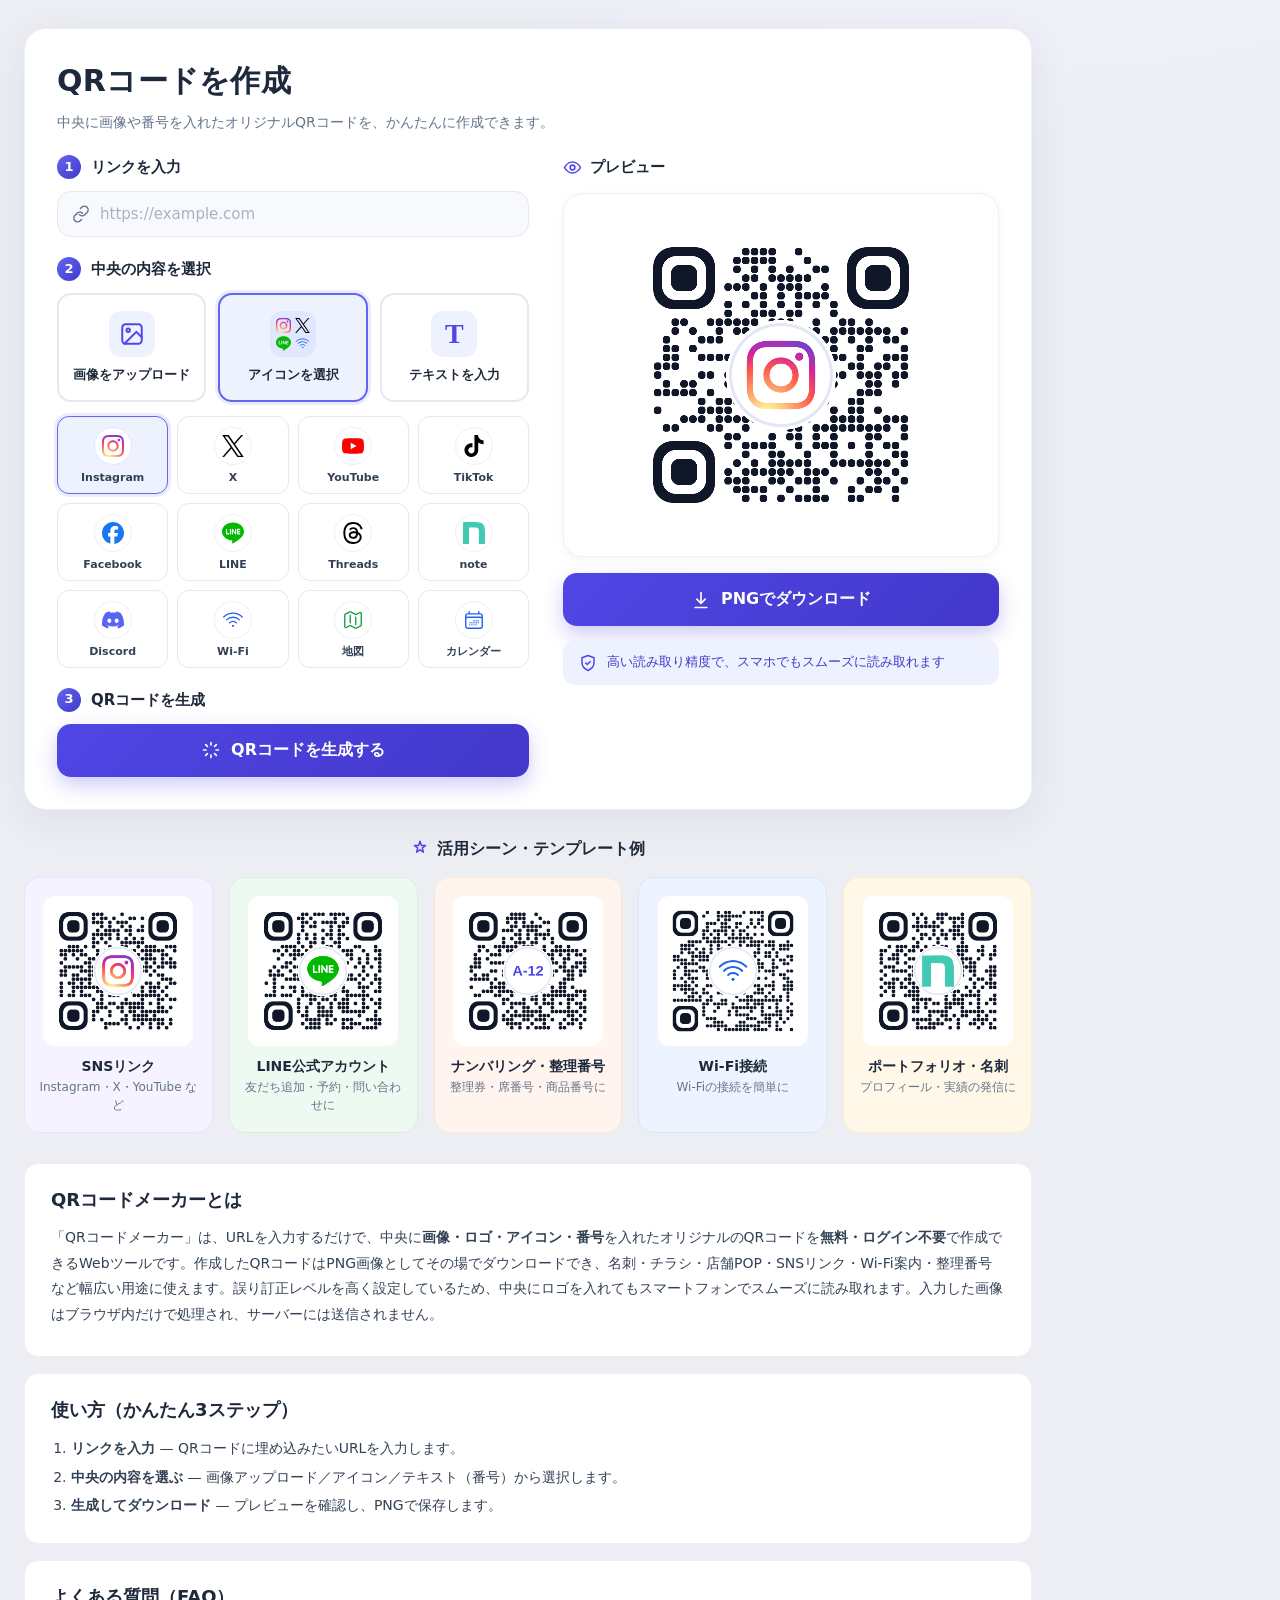
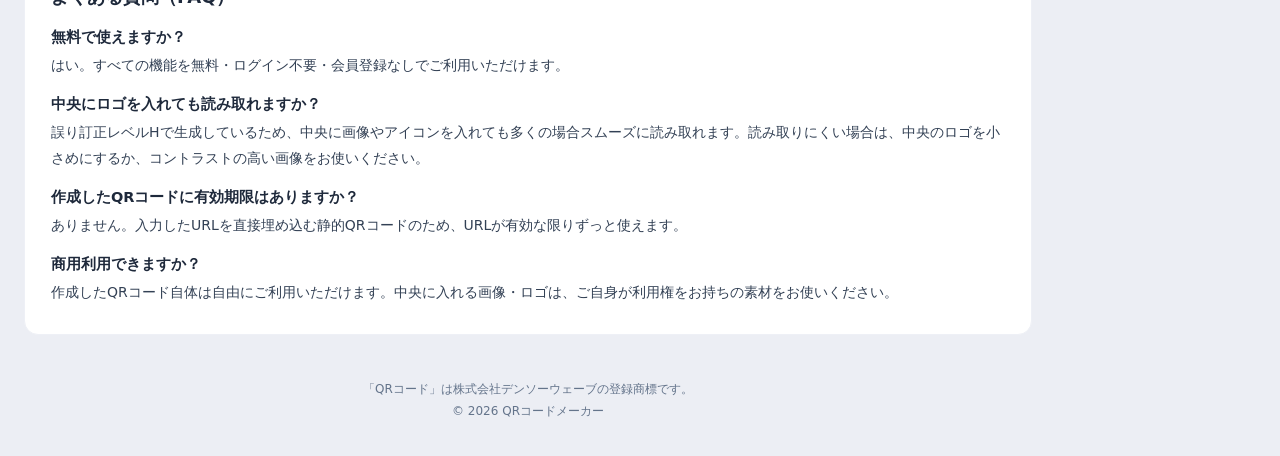
<file: index.html>
<!DOCTYPE html>
<html lang="ja">
<head>
  <meta charset="UTF-8" />
  <meta name="viewport" content="width=device-width, initial-scale=1.0" />
  <title>ロゴ・画像入りQRコードを無料作成｜QRコードメーカー</title>
  <meta name="description" content="URLを入力するだけで、中央に画像・ロゴ・アイコン・番号を入れたオリジナルQRコードを無料・ログイン不要で作成し、PNGでダウンロードできます。名刺・チラシ・店舗・SNSリンクに。" />
  <meta name="keywords" content="QRコード,QRコード作成,QRコード 無料,ロゴ入りQRコード,QRコードメーカー,オリジナルQRコード,QRコード ダウンロード" />
  <link rel="canonical" href="https://qr-code-yt7u.vercel.app/" />
  <meta name="robots" content="index, follow" />
  <meta name="google-site-verification" content="gmtRTmY9N5c8VL6JymwGMxw7liAJE2IL8HbMaS1i1Xs" />
  <meta name="theme-color" content="#4f46e5" />

  <!-- 検索結果・SNS共有時の表示（OGP / Twitter Card）。公開URL: https://qr-code-yt7u.vercel.app/ -->
  <meta property="og:type" content="website" />
  <meta property="og:locale" content="ja_JP" />
  <meta property="og:site_name" content="QRコードメーカー" />
  <meta property="og:title" content="QRコードを作成 | オリジナルQRメーカー" />
  <meta property="og:description" content="中央に画像・アイコン・番号を入れたオリジナルQRコードを、ログイン不要でかんたんに作成・PNGダウンロードできます。" />
  <meta property="og:url" content="https://qr-code-yt7u.vercel.app/" />
  <meta property="og:image" content="https://qr-code-yt7u.vercel.app/ogp.png" />
  <meta property="og:image:width" content="1200" />
  <meta property="og:image:height" content="630" />
  <meta name="twitter:card" content="summary_large_image" />
  <meta name="twitter:title" content="QRコードを作成 | オリジナルQRメーカー" />
  <meta name="twitter:description" content="中央に画像・アイコン・番号を入れたオリジナルQRコードを、ログイン不要でかんたん作成。" />
  <meta name="twitter:image" content="https://qr-code-yt7u.vercel.app/ogp.png" />

  <link rel="icon" href="data:image/svg+xml,%3Csvg xmlns='http://www.w3.org/2000/svg' viewBox='0 0 24 24'%3E%3Crect width='24' height='24' rx='5' fill='%234f46e5'/%3E%3Cg fill='white'%3E%3Crect x='5' y='5' width='5' height='5' rx='1.5'/%3E%3Crect x='14' y='5' width='5' height='5' rx='1.5'/%3E%3Crect x='5' y='14' width='5' height='5' rx='1.5'/%3E%3Crect x='14' y='14' width='2' height='2'/%3E%3Crect x='17' y='17' width='2' height='2'/%3E%3C/g%3E%3C/svg%3E" />
  <link rel="stylesheet" href="styles.css" />

  <!-- 構造化データ（検索エンジン向け） -->
  <script type="application/ld+json">
  {
    "@context": "https://schema.org",
    "@type": "WebApplication",
    "name": "QRコードメーカー",
    "url": "https://qr-code-yt7u.vercel.app/",
    "description": "URLを入力するだけで、中央に画像・ロゴ・アイコン・番号を入れたオリジナルQRコードを無料・ログイン不要で作成し、PNGでダウンロードできるWebツール。",
    "applicationCategory": "UtilityApplication",
    "operatingSystem": "Web",
    "inLanguage": "ja",
    "offers": { "@type": "Offer", "price": "0", "priceCurrency": "JPY" }
  }
  </script>
  <script type="application/ld+json">
  {
    "@context": "https://schema.org",
    "@type": "FAQPage",
    "mainEntity": [
      { "@type": "Question", "name": "無料で使えますか？", "acceptedAnswer": { "@type": "Answer", "text": "はい。すべての機能を無料・ログイン不要・会員登録なしで利用できます。" } },
      { "@type": "Question", "name": "中央にロゴを入れても読み取れますか？", "acceptedAnswer": { "@type": "Answer", "text": "誤り訂正レベルHで生成しているため、中央に画像やアイコンを入れても多くの場合スムーズに読み取れます。" } },
      { "@type": "Question", "name": "作成したQRコードに有効期限はありますか？", "acceptedAnswer": { "@type": "Answer", "text": "ありません。入力したURLを直接埋め込む静的QRコードのため、URLが有効な限り使えます。" } },
      { "@type": "Question", "name": "商用利用できますか？", "acceptedAnswer": { "@type": "Answer", "text": "作成したQRコード自体は自由に利用できます。中央に入れる画像・ロゴは利用権をお持ちの素材をお使いください。" } }
    ]
  }
  </script>
</head>
<body>
  <div class="page">
    <!-- ===== メインコンテンツ ===== -->
    <main class="content">
      <div class="app-card">
        <!-- ヘッダー -->
        <header class="app-header">
          <h1>QRコードを作成</h1>
          <p>中央に画像や番号を入れたオリジナルQRコードを、かんたんに作成できます。</p>
        </header>

        <div class="grid">
          <!-- ===== 左：入力エリア ===== -->
          <section class="col-left">
            <!-- STEP 1 -->
            <div class="step">
              <div class="step-head">
                <span class="step-num">1</span>
                <span class="step-title">リンクを入力</span>
              </div>
              <div class="field">
                <svg class="field-icon" viewBox="0 0 24 24" fill="none" stroke="currentColor" stroke-width="2" stroke-linecap="round" stroke-linejoin="round">
                  <path d="M10 13a5 5 0 0 0 7.07 0l3-3a5 5 0 0 0-7.07-7.07l-1.72 1.71" />
                  <path d="M14 11a5 5 0 0 0-7.07 0l-3 3a5 5 0 0 0 7.07 7.07l1.71-1.71" />
                </svg>
                <input id="urlInput" type="text" inputmode="url" autocomplete="off" placeholder="https://example.com" />
              </div>
            </div>

            <!-- STEP 2 -->
            <div class="step">
              <div class="step-head">
                <span class="step-num">2</span>
                <span class="step-title">中央の内容を選択</span>
              </div>

              <!-- モード選択カード -->
              <div class="mode-cards" role="tablist">
                <button class="mode-card" data-mode="image" role="tab" aria-selected="false">
                  <span class="mode-glyph">
                    <svg viewBox="0 0 24 24" fill="none" stroke="currentColor" stroke-width="1.8" stroke-linecap="round" stroke-linejoin="round">
                      <rect x="3" y="3" width="18" height="18" rx="3" />
                      <circle cx="8.5" cy="8.5" r="1.6" />
                      <path d="m21 15-5-5L5 21" />
                    </svg>
                  </span>
                  <span class="mode-label">画像をアップロード</span>
                </button>

                <button class="mode-card" data-mode="icon" role="tab" aria-selected="true">
                  <span class="mode-glyph mode-glyph--multi">
                    <img src="icons/instagram.svg" alt="" />
                    <img src="icons/x.svg" alt="" />
                    <img src="icons/line.svg" alt="" />
                    <img src="icons/wifi.svg" alt="" />
                  </span>
                  <span class="mode-label">アイコンを選択</span>
                </button>

                <button class="mode-card" data-mode="text" role="tab" aria-selected="false">
                  <span class="mode-glyph mode-glyph--text">T</span>
                  <span class="mode-label">テキストを入力</span>
                </button>
              </div>

              <!-- 入力パネル（モードで切り替え） -->
              <div class="panels">
                <!-- 画像アップロード -->
                <div class="panel" id="panel-image" hidden>
                  <div class="dropzone" id="dropzone">
                    <input id="fileInput" type="file" accept="image/*" hidden />
                    <div class="dz-default" id="dzDefault" role="button" tabindex="0" aria-label="画像を追加">
                      <svg class="dz-cloud" viewBox="0 0 24 24" fill="none" stroke="currentColor" stroke-width="1.7" stroke-linecap="round" stroke-linejoin="round">
                        <path d="M12 13V3" /><path d="m8 7 4-4 4 4" />
                        <path d="M20 16.5A4.5 4.5 0 0 0 17 8.2 6 6 0 0 0 5.2 10 4 4 0 0 0 6 18h11" />
                      </svg>
                      <p class="dz-title">画像をドラッグ＆ドロップ</p>
                      <p class="dz-sub">または <span>ここをクリックして選択</span></p>
                    </div>
                    <div class="dz-preview" hidden>
                      <img id="dzThumb" class="dz-thumb" alt="アップロード画像" />
                      <div class="img-adjust" id="imgAdjust">
                        <label class="adj-row"><span>横位置</span><input type="range" id="focusX" min="0" max="1" step="0.01" value="0.5" /></label>
                        <label class="adj-row"><span>縦位置</span><input type="range" id="focusY" min="0" max="1" step="0.01" value="0.5" /></label>
                        <label class="adj-row"><span>ズーム</span><input type="range" id="zoom" min="1" max="3" step="0.01" value="1" /></label>
                      </div>
                      <div class="dz-actions">
                        <button type="button" class="dz-btn" id="dzChange">画像を追加</button>
                        <button type="button" class="dz-btn dz-btn--ghost" id="dzDelete">削除</button>
                      </div>
                    </div>
                  </div>
                </div>

                <!-- アイコン選択 -->
                <div class="panel" id="panel-icon">
                  <div class="icon-grid" id="iconGrid"><!-- JSで生成 --></div>
                </div>

                <!-- テキスト入力 -->
                <div class="panel" id="panel-text" hidden>
                  <div class="field">
                    <input id="textInput" type="text" maxlength="4" autocomplete="off" placeholder="例：01 / A-12 / 受付" />
                  </div>
                  <p class="hint">最大4文字まで。整理番号・席番号・イニシャルなどに。</p>
                </div>
              </div>
            </div>

            <!-- STEP 3 -->
            <div class="step">
              <div class="step-head">
                <span class="step-num">3</span>
                <span class="step-title">QRコードを生成</span>
              </div>
              <button class="btn btn-primary btn-generate" id="generateBtn">
                <svg viewBox="0 0 24 24" fill="none" stroke="currentColor" stroke-width="2" stroke-linecap="round" stroke-linejoin="round">
                  <path d="M12 3v3M12 18v3M3 12h3M18 12h3M5.6 5.6l2.1 2.1M16.3 16.3l2.1 2.1M18.4 5.6l-2.1 2.1M7.7 16.3l-2.1 2.1" />
                </svg>
                QRコードを生成する
              </button>
            </div>
          </section>

          <!-- ===== 右：プレビュー ===== -->
          <section class="col-right">
            <div class="preview-head">
              <svg viewBox="0 0 24 24" fill="none" stroke="currentColor" stroke-width="2" stroke-linecap="round" stroke-linejoin="round">
                <path d="M2 12s3.5-7 10-7 10 7 10 7-3.5 7-10 7-10-7-10-7Z" /><circle cx="12" cy="12" r="3" />
              </svg>
              <span>プレビュー</span>
            </div>

            <div class="qr-stage">
              <canvas id="qrCanvas" width="1024" height="1024" aria-label="生成されたQRコード"></canvas>
              <p class="qr-error" id="qrError" hidden>QRライブラリの読み込みに失敗しました。<br>インターネット接続をご確認ください。</p>
            </div>

            <button class="btn btn-primary btn-download" id="downloadBtn">
              <svg viewBox="0 0 24 24" fill="none" stroke="currentColor" stroke-width="2" stroke-linecap="round" stroke-linejoin="round">
                <path d="M12 3v12" /><path d="m7 11 5 5 5-5" /><path d="M5 21h14" />
              </svg>
              PNGでダウンロード
            </button>

            <div class="assurance">
              <svg viewBox="0 0 24 24" fill="none" stroke="currentColor" stroke-width="2" stroke-linecap="round" stroke-linejoin="round">
                <path d="M12 22s8-4 8-10V5l-8-3-8 3v7c0 6 8 10 8 10Z" /><path d="m9 12 2 2 4-4" />
              </svg>
              <span>高い読み取り精度で、スマホでもスムーズに読み取れます</span>
            </div>
          </section>
        </div>
      </div>

      <!-- ===== テンプレート例 ===== -->
      <section class="templates">
        <h2 class="templates-title">
          <svg viewBox="0 0 24 24" fill="none" stroke="currentColor" stroke-width="2" stroke-linecap="round" stroke-linejoin="round">
            <path d="M12 3 13.9 8.6 19.5 8.6 15 12.1 16.6 17.6 12 14.4 7.4 17.6 9 12.1 4.5 8.6 10.1 8.6Z" />
          </svg>
          活用シーン・テンプレート例
        </h2>
        <div class="template-row" id="templateRow"><!-- JSで生成 --></div>
      </section>

      <!-- ===== コンテンツ（説明・SEO） ===== -->
      <section class="info">
        <div class="info-card">
          <h2>QRコードメーカーとは</h2>
          <p>「QRコードメーカー」は、URLを入力するだけで、中央に<strong>画像・ロゴ・アイコン・番号</strong>を入れたオリジナルのQRコードを<strong>無料・ログイン不要</strong>で作成できるWebツールです。作成したQRコードはPNG画像としてその場でダウンロードでき、名刺・チラシ・店舗POP・SNSリンク・Wi-Fi案内・整理番号など幅広い用途に使えます。誤り訂正レベルを高く設定しているため、中央にロゴを入れてもスマートフォンでスムーズに読み取れます。入力した画像はブラウザ内だけで処理され、サーバーには送信されません。</p>
        </div>
        <div class="info-card">
          <h2>使い方（かんたん3ステップ）</h2>
          <ol class="info-steps">
            <li><strong>リンクを入力</strong> — QRコードに埋め込みたいURLを入力します。</li>
            <li><strong>中央の内容を選ぶ</strong> — 画像アップロード／アイコン／テキスト（番号）から選択します。</li>
            <li><strong>生成してダウンロード</strong> — プレビューを確認し、PNGで保存します。</li>
          </ol>
        </div>
        <div class="info-card">
          <h2>よくある質問（FAQ）</h2>
          <h3>無料で使えますか？</h3>
          <p>はい。すべての機能を無料・ログイン不要・会員登録なしでご利用いただけます。</p>
          <h3>中央にロゴを入れても読み取れますか？</h3>
          <p>誤り訂正レベルHで生成しているため、中央に画像やアイコンを入れても多くの場合スムーズに読み取れます。読み取りにくい場合は、中央のロゴを小さめにするか、コントラストの高い画像をお使いください。</p>
          <h3>作成したQRコードに有効期限はありますか？</h3>
          <p>ありません。入力したURLを直接埋め込む静的QRコードのため、URLが有効な限りずっと使えます。</p>
          <h3>商用利用できますか？</h3>
          <p>作成したQRコード自体は自由にご利用いただけます。中央に入れる画像・ロゴは、ご自身が利用権をお持ちの素材をお使いください。</p>
        </div>
      </section>

      <footer class="site-footer">
        <p>「QRコード」は株式会社デンソーウェーブの登録商標です。</p>
        <p>© 2026 QRコードメーカー</p>
      </footer>
    </main>

    <!-- ===== 右：スペース（将来 Google AdSense を設置予定。現状は空欄） ===== -->
    <aside class="ad-rail" aria-hidden="true"></aside>
  </div>

  <!-- QR生成ライブラリ（qrcode-generator / ローカル同梱・オフライン動作） -->
  <script src="qrcode.js"></script>
  <script src="app.js"></script>
</body>
</html>
</file>
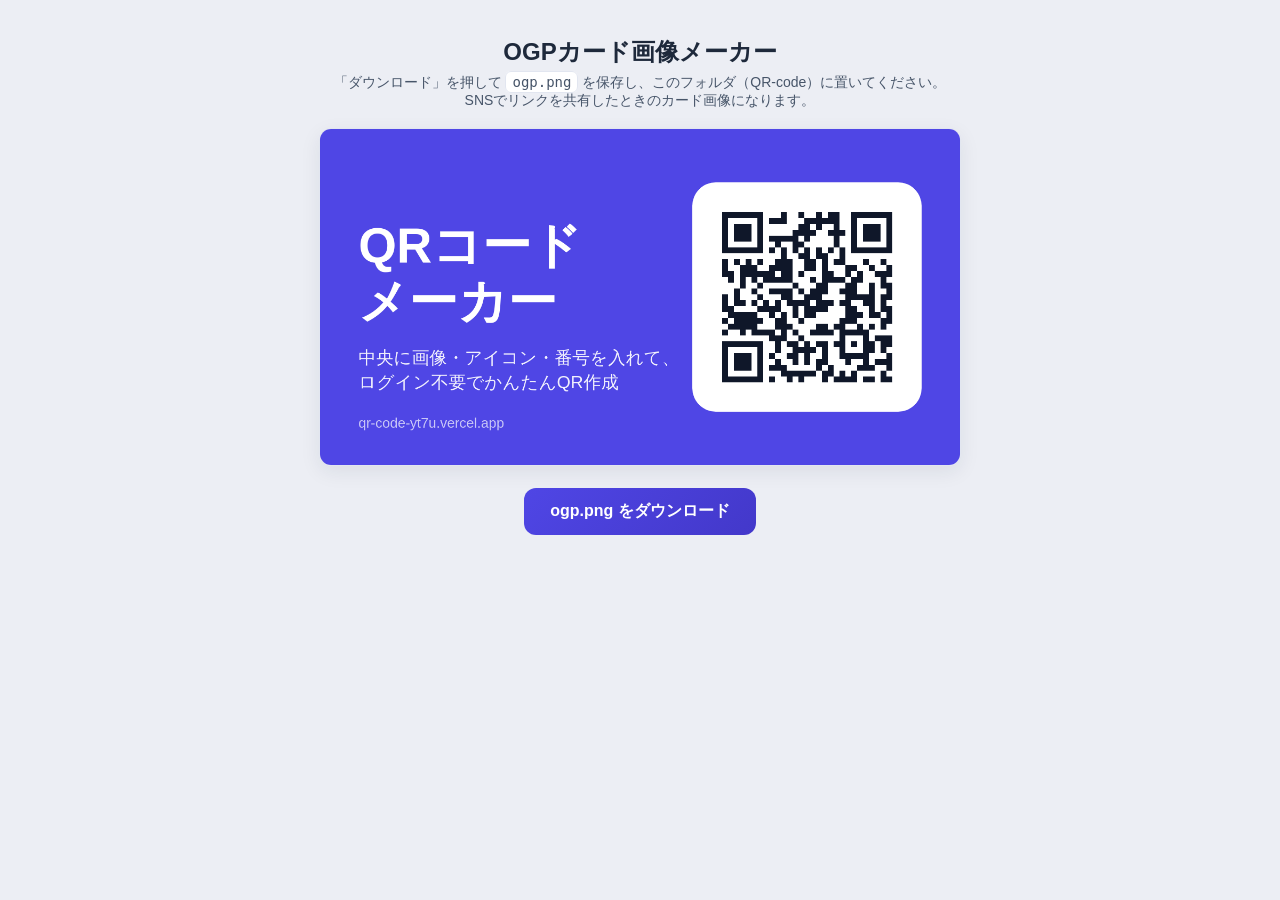
<file: ogp.html>
<!DOCTYPE html>
<html lang="ja">
<head>
  <meta charset="UTF-8" />
  <meta name="viewport" content="width=device-width, initial-scale=1.0" />
  <title>OGP画像メーカー（ogp.png 生成）</title>
  <style>
    body { font-family: "Hiragino Kaku Gothic ProN","Noto Sans JP",sans-serif; text-align: center; padding: 28px 16px; background: #eceef4; color: #1e293b; }
    h2 { margin: 0 0 6px; }
    p { color: #475569; font-size: 14px; margin: 4px 0 18px; }
    canvas { width: 100%; max-width: 640px; height: auto; border: 1px solid #e2e6f0; border-radius: 12px; box-shadow: 0 6px 20px rgba(30,41,59,.08); background:#fff; }
    button { margin-top: 18px; padding: 13px 26px; font-size: 16px; font-weight: 700; font-family: inherit; border: 0; border-radius: 12px; background: linear-gradient(135deg,#4f46e5,#4338ca); color: #fff; cursor: pointer; }
    button:hover { filter: brightness(1.05); }
    code { background:#fff; border:1px solid #e2e6f0; border-radius:6px; padding:2px 6px; }
  </style>
</head>
<body>
  <h2>OGPカード画像メーカー</h2>
  <p>「ダウンロード」を押して <code>ogp.png</code> を保存し、このフォルダ（QR-code）に置いてください。<br>SNSでリンクを共有したときのカード画像になります。</p>
  <canvas id="card" width="1200" height="630"></canvas><br>
  <button id="dl">ogp.png をダウンロード</button>

  <script src="qrcode.js"></script>
  <script>
    var SITE = 'https://qr-code-yt7u.vercel.app/';
    var cv = document.getElementById('card');
    var x = cv.getContext('2d');

    function rr(c, X, Y, w, h, r) {
      c.beginPath();
      c.moveTo(X + r, Y);
      c.arcTo(X + w, Y, X + w, Y + h, r);
      c.arcTo(X + w, Y + h, X, Y + h, r);
      c.arcTo(X, Y + h, X, Y, r);
      c.arcTo(X, Y, X + w, Y, r);
      c.closePath();
    }

    function draw() {
      var W = 1200, H = 630;
      x.fillStyle = '#4f46e5'; x.fillRect(0, 0, W, H);

      // 右：白い角丸パネル＋QR
      var panel = 430, px = W - panel - 72, py = (H - panel) / 2;
      x.fillStyle = '#ffffff'; rr(x, px, py, panel, panel, 44); x.fill();
      if (typeof qrcode !== 'undefined') {
        var qr = qrcode(0, 'M'); qr.addData(SITE, 'Byte'); qr.make();
        var n = qr.getModuleCount(), pad = 46, cell = Math.floor((panel - pad * 2) / n), qs = n * cell;
        var ox = Math.round(px + (panel - qs) / 2), oy = Math.round(py + (panel - qs) / 2);
        x.fillStyle = '#0f1729';
        for (var r = 0; r < n; r++) for (var c = 0; c < n; c++) if (qr.isDark(r, c)) x.fillRect(ox + c * cell, oy + r * cell, cell, cell);
      }

      // 左：テキスト
      x.fillStyle = '#ffffff';
      x.font = '800 92px "Hiragino Kaku Gothic ProN","Noto Sans JP",sans-serif';
      x.fillText('QRコード', 72, 250); x.fillText('メーカー', 72, 355);
      x.fillStyle = 'rgba(255,255,255,.92)';
      x.font = '400 33px "Hiragino Kaku Gothic ProN","Noto Sans JP",sans-serif';
      x.fillText('中央に画像・アイコン・番号を入れて、', 72, 440);
      x.fillText('ログイン不要でかんたんQR作成', 72, 486);
      x.fillStyle = 'rgba(255,255,255,.7)';
      x.font = '500 26px "Hiragino Kaku Gothic ProN","Noto Sans JP",sans-serif';
      x.fillText('qr-code-yt7u.vercel.app', 72, 560);
    }

    function download() {
      cv.toBlob(function (blob) {
        var a = document.createElement('a');
        a.download = 'ogp.png';
        a.href = URL.createObjectURL(blob);
        document.body.appendChild(a); a.click(); document.body.removeChild(a);
        URL.revokeObjectURL(a.href);
      }, 'image/png');
    }

    // フォント読み込み後に描画
    if (document.fonts && document.fonts.ready) { document.fonts.ready.then(draw); }
    setTimeout(draw, 250);
    document.getElementById('dl').addEventListener('click', download);
  </script>
</body>
</html>
</file>
<file: styles.css>
/* ============================================================
   QRコードメーカー  styles
   ============================================================ */
:root {
  --indigo-700: #4338ca;
  --indigo-600: #4f46e5;
  --indigo-500: #6366f1;
  --indigo-100: #e0e7ff;
  --indigo-50:  #eef2ff;

  --ink:    #1e293b;   /* 見出し */
  --body:   #334155;   /* 本文 */
  --muted:  #64748b;   /* 補助テキスト */
  --line:   #e6e8f0;   /* 罫線 */
  --line-2: #eef0f6;
  --bg:     #eceef4;   /* ページ背景 */
  --card:   #ffffff;
  --qr-dark:#0f1729;

  --radius:   22px;
  --radius-m: 14px;
  --shadow:   0 10px 40px rgba(30, 41, 59, .07);
  --shadow-sm:0 2px 8px rgba(30, 41, 59, .05);

  --font: "Hiragino Kaku Gothic ProN", "Hiragino Sans", "Noto Sans JP",
          "Yu Gothic UI", "Meiryo", system-ui, -apple-system, sans-serif;
}

* { box-sizing: border-box; }

html, body { margin: 0; padding: 0; }

body {
  font-family: var(--font);
  color: var(--body);
  background:
    radial-gradient(1200px 600px at 80% -10%, #f3f1ff 0%, transparent 60%),
    var(--bg);
  -webkit-font-smoothing: antialiased;
  line-height: 1.6;
}

/* ===== ページ全体レイアウト ===== */
.page {
  display: flex;
  gap: 24px;
  align-items: flex-start;
  max-width: 1480px;
  margin: 0 auto;
  padding: 28px 24px;
}
.content { flex: 1 1 auto; min-width: 0; }
.ad-rail { flex: 0 0 200px; }

/* ===== メインカード ===== */
.app-card {
  background: var(--card);
  border: 1px solid var(--line-2);
  border-radius: var(--radius);
  box-shadow: var(--shadow);
  padding: 28px 32px 32px;
}

.app-header h1 {
  margin: 0;
  font-size: 30px;
  font-weight: 800;
  letter-spacing: .01em;
  color: var(--ink);
}
.app-header p {
  margin: 6px 0 0;
  font-size: 14px;
  color: var(--muted);
}

.grid {
  display: grid;
  grid-template-columns: 1.04fr 0.96fr;
  gap: 34px;
  margin-top: 22px;
}

/* ===== ステップ共通 ===== */
.step + .step { margin-top: 20px; }

.step-head {
  display: flex;
  align-items: center;
  gap: 10px;
  margin-bottom: 12px;
}
.step-num {
  display: grid;
  place-items: center;
  width: 24px; height: 24px;
  border-radius: 50%;
  background: linear-gradient(135deg, var(--indigo-500), var(--indigo-700));
  color: #fff;
  font-size: 13px;
  font-weight: 700;
  flex: none;
}
.step-title {
  font-size: 15px;
  font-weight: 700;
  color: var(--ink);
}

/* ===== 入力フィールド ===== */
.field {
  display: flex;
  align-items: center;
  gap: 10px;
  background: #f8f9fc;
  border: 1.5px solid var(--line);
  border-radius: var(--radius-m);
  padding: 0 14px;
  transition: border-color .15s, box-shadow .15s, background .15s;
}
.field:focus-within {
  border-color: var(--indigo-500);
  background: #fff;
  box-shadow: 0 0 0 4px rgba(99, 102, 241, .12);
}
.field-icon {
  width: 18px; height: 18px;
  color: var(--muted);
  flex: none;
}
.field input {
  flex: 1;
  border: none;
  background: transparent;
  outline: none;
  font-size: 15px;
  font-family: inherit;
  color: var(--ink);
  padding: 13px 0;
  min-width: 0;
}
.field input::placeholder { color: #aab1c2; }

.hint {
  margin: 8px 2px 0;
  font-size: 12px;
  color: var(--muted);
}

/* ===== モード選択カード ===== */
.mode-cards {
  display: grid;
  grid-template-columns: repeat(3, 1fr);
  gap: 12px;
}
.mode-card {
  display: flex;
  flex-direction: column;
  align-items: center;
  justify-content: center;
  gap: 10px;
  min-height: 104px;
  padding: 16px 8px;
  background: #fff;
  border: 2px solid var(--line);
  border-radius: var(--radius-m);
  cursor: pointer;
  font-family: inherit;
  transition: border-color .15s, background .15s, transform .12s, box-shadow .15s;
}
.mode-card:hover { border-color: var(--indigo-100); transform: translateY(-1px); }
.mode-card.is-active {
  border-color: var(--indigo-500);
  background: var(--indigo-50);
  box-shadow: 0 0 0 3px rgba(99, 102, 241, .12);
}
.mode-glyph {
  display: grid;
  place-items: center;
  width: 46px; height: 46px;
  border-radius: 12px;
  background: var(--indigo-50);
  color: var(--indigo-600);
}
.mode-card.is-active .mode-glyph { background: var(--indigo-100); }
.mode-glyph svg { width: 26px; height: 26px; }

.mode-glyph--multi {
  display: grid;
  grid-template-columns: repeat(2, 1fr);
  gap: 3px;
  padding: 6px;
}
.mode-glyph--multi svg,
.mode-glyph--multi img { width: 15px; height: 15px; object-fit: contain; }

.mode-glyph--text {
  font-size: 28px;
  font-weight: 800;
  font-family: Georgia, "Times New Roman", serif;
}

.mode-label {
  font-size: 12.5px;
  font-weight: 700;
  color: var(--ink);
  text-align: center;
  line-height: 1.35;
}

/* ===== 入力パネル ===== */
.panels { margin-top: 14px; }

/* 画像ドロップゾーン */
.dropzone {
  border: 2px dashed #c7cbe0;
  border-radius: var(--radius-m);
  background: #f8f9fe;
  min-height: 138px;
  display: grid;
  place-items: center;
  text-align: center;
  padding: 18px;
  cursor: pointer;
  transition: border-color .15s, background .15s;
  outline: none;
}
.dropzone:hover,
.dropzone:focus-within,
.dropzone.is-drag {
  border-color: var(--indigo-500);
  background: var(--indigo-50);
}
.dz-default { outline: none; cursor: pointer; }
.dz-default:focus-visible { outline: 2px solid var(--indigo-500); outline-offset: 4px; border-radius: 10px; }
.dropzone.has-image .dz-default { cursor: default; }
.dz-cloud { width: 34px; height: 34px; color: var(--indigo-500); }
.dz-title { margin: 8px 0 2px; font-size: 14px; font-weight: 700; color: var(--ink); }
.dz-sub   { margin: 0; font-size: 13px; color: var(--muted); }
.dz-sub span { color: var(--indigo-600); font-weight: 600; }

.dz-preview { display: flex; flex-direction: column; align-items: center; gap: 11px; width: 100%; }
.dz-thumb {
  width: 82px; height: 82px;
  object-fit: cover;
  border-radius: 50%;
  border: 1px solid var(--line);
  background: #fff;
}
.dropzone.has-image {
  cursor: default;
  border-style: solid;
  border-color: var(--line);
  background: #fff;
  min-height: 0;
  padding: 16px;
}
.img-adjust {
  width: 100%;
  display: flex;
  flex-direction: column;
  gap: 9px;
  margin: 2px 0;
}
.adj-row {
  display: flex;
  align-items: center;
  gap: 10px;
  font-size: 12px;
  font-weight: 600;
  color: var(--muted);
}
.adj-row > span { width: 44px; flex: none; text-align: right; }
.adj-row input[type="range"] {
  flex: 1;
  height: 4px;
  accent-color: var(--indigo-600);
  cursor: pointer;
}
.dz-actions { display: flex; gap: 8px; }
.dz-btn {
  border: 1px solid var(--line);
  background: #fff;
  color: var(--indigo-600);
  font-weight: 600;
  font-size: 12.5px;
  font-family: inherit;
  padding: 7px 16px;
  border-radius: 999px;
  cursor: pointer;
}
.dz-btn:hover { background: var(--indigo-50); }
.dz-btn--ghost { color: var(--muted); }
.icon-img { width: 22px; height: 22px; object-fit: contain; display: block; }

/* アイコングリッド */
.icon-grid {
  display: grid;
  grid-template-columns: repeat(4, 1fr);
  gap: 9px;
}
.icon-item {
  display: flex;
  flex-direction: column;
  align-items: center;
  gap: 6px;
  padding: 10px 4px 8px;
  background: #fff;
  border: 1.5px solid var(--line);
  border-radius: 12px;
  cursor: pointer;
  font-family: inherit;
  transition: border-color .12s, background .12s, transform .1s;
}
.icon-item:hover { border-color: var(--indigo-100); transform: translateY(-1px); }
.icon-item.is-active {
  border-color: var(--indigo-500);
  background: var(--indigo-50);
  box-shadow: 0 0 0 3px rgba(99, 102, 241, .12);
}
.icon-glyph {
  display: grid;
  place-items: center;
  width: 38px; height: 38px;
  border-radius: 50%;
  background: #fff;
  border: 1px solid var(--line-2);
}
.icon-item.is-active .icon-glyph { border-color: var(--indigo-100); }
.icon-glyph svg { width: 21px; height: 21px; }
.icon-label {
  font-size: 11px;
  font-weight: 600;
  color: var(--body);
  text-align: center;
  line-height: 1.25;
}

/* ===== ボタン ===== */
.btn {
  display: inline-flex;
  align-items: center;
  justify-content: center;
  gap: 10px;
  width: 100%;
  border: none;
  border-radius: var(--radius-m);
  font-family: inherit;
  font-size: 16px;
  font-weight: 700;
  cursor: pointer;
  padding: 16px;
  transition: transform .12s, box-shadow .15s, filter .15s;
}
.btn svg { width: 20px; height: 20px; }
.btn-primary {
  background: linear-gradient(135deg, var(--indigo-600), var(--indigo-700));
  color: #fff;
  box-shadow: 0 8px 20px rgba(79, 70, 229, .28);
}
.btn-primary:hover { transform: translateY(-2px); box-shadow: 0 12px 26px rgba(79, 70, 229, .34); }
.btn-primary:active { transform: translateY(0); filter: brightness(.96); }

/* ===== 右カラム：プレビュー ===== */
.col-right { display: flex; flex-direction: column; }

.preview-head {
  display: flex;
  align-items: center;
  gap: 8px;
  font-size: 15px;
  font-weight: 700;
  color: var(--ink);
  margin-bottom: 14px;
}
.preview-head svg { width: 19px; height: 19px; color: var(--indigo-600); }

.qr-stage {
  background: #fff;
  border: 1px solid var(--line-2);
  border-radius: 20px;
  box-shadow: var(--shadow-sm);
  padding: 18px;
  display: grid;
  place-items: center;
  margin-bottom: 16px;
}
#qrCanvas {
  width: 100%;
  max-width: 326px;
  height: auto;
  aspect-ratio: 1 / 1;
  border-radius: 12px;
  display: block;
}
.qr-error {
  font-size: 13px;
  color: #b91c1c;
  text-align: center;
  margin: 24px 8px;
}

.assurance {
  display: flex;
  align-items: center;
  gap: 10px;
  margin-top: 14px;
  padding: 12px 16px;
  background: var(--indigo-50);
  border-radius: 12px;
  font-size: 13px;
  color: var(--indigo-700);
}
.assurance svg { width: 18px; height: 18px; flex: none; color: var(--indigo-600); }

/* ===== テンプレート ===== */
.templates { margin-top: 26px; }
.templates-title {
  display: flex;
  align-items: center;
  gap: 8px;
  justify-content: center;
  margin: 0 0 16px;
  font-size: 16px;
  font-weight: 700;
  color: var(--ink);
}
.templates-title svg { width: 18px; height: 18px; color: var(--indigo-600); }

.template-row {
  display: grid;
  grid-template-columns: repeat(5, 1fr);
  gap: 16px;
}
.template-card {
  display: flex;
  flex-direction: column;
  align-items: center;
  gap: 12px;
  text-align: center;
  padding: 18px 14px;
  background: var(--card);
  border: 1px solid var(--line);
  border-radius: 16px;
  cursor: pointer;
  font-family: inherit;
  transition: transform .12s, box-shadow .15s, border-color .15s;
}
.template-card:hover {
  transform: translateY(-3px);
  box-shadow: 0 10px 24px rgba(30, 41, 59, .08);
  border-color: var(--indigo-100);
}
.template-card .tpl-qr {
  width: 100%;
  max-width: 150px;
  height: auto;
  aspect-ratio: 1 / 1;
  border-radius: 12px;
  background: #fff;
  display: block;
}
.tpl-text { width: 100%; min-width: 0; }
.tpl-title {
  font-size: 14px;
  font-weight: 700;
  color: var(--ink);
  margin: 0 0 3px;
}
.tpl-desc {
  font-size: 12px;
  color: var(--muted);
  margin: 0;
  line-height: 1.45;
}

/* テンプレートカードのテーマ配色 */
.template-card.t-violet { background: #f5f3ff; border-color: #e9e5ff; }
.template-card.t-orange { background: #fff5ee; border-color: #ffe6d3; }
.template-card.t-green  { background: #eefaf1; border-color: #d4f0db; }
.template-card.t-blue   { background: #eef4ff; border-color: #d7e5ff; }
.template-card.t-amber  { background: #fff8e9; border-color: #ffeec2; }

/* ===== コンテンツ（説明・SEO） ===== */
.info {
  margin-top: 30px;
  display: grid;
  gap: 16px;
}
.info-card {
  background: var(--card);
  border: 1px solid var(--line-2);
  border-radius: var(--radius-m);
  padding: 22px 26px;
}
.info-card h2 {
  font-size: 18px;
  font-weight: 800;
  color: var(--ink);
  margin: 0 0 10px;
}
.info-card h3 {
  font-size: 14.5px;
  font-weight: 700;
  color: var(--ink);
  margin: 14px 0 4px;
}
.info-card p {
  font-size: 14px;
  color: var(--body);
  margin: 0 0 6px;
  line-height: 1.85;
}
.info-steps {
  margin: 0;
  padding-left: 20px;
  font-size: 14px;
  line-height: 1.9;
  color: var(--body);
}
.info-steps li { margin: 2px 0; }

.site-footer {
  margin-top: 24px;
  padding: 18px 4px 4px;
  text-align: center;
  color: var(--muted);
  font-size: 12px;
  line-height: 1.7;
}
.site-footer p { margin: 2px 0; }

/* ===== 広告枠 ===== */
/* 右側スペース（将来の広告用）。現状は空欄で、場所だけ確保。 */
.ad-rail { position: sticky; top: 28px; min-height: 1px; }

/* ===== レスポンシブ ===== */
@media (max-width: 1180px) {
  .ad-rail { display: none; }
}
@media (max-width: 920px) {
  .page { flex-direction: column; padding: 16px; }
  .grid { grid-template-columns: 1fr; gap: 26px; }
  .app-card { padding: 22px; }
  .app-header h1 { font-size: 25px; }
  .template-row { grid-template-columns: repeat(2, 1fr); }
}
@media (max-width: 480px) {
  .template-row { grid-template-columns: 1fr; }
  .mode-label { font-size: 11.5px; }
}
</file>
